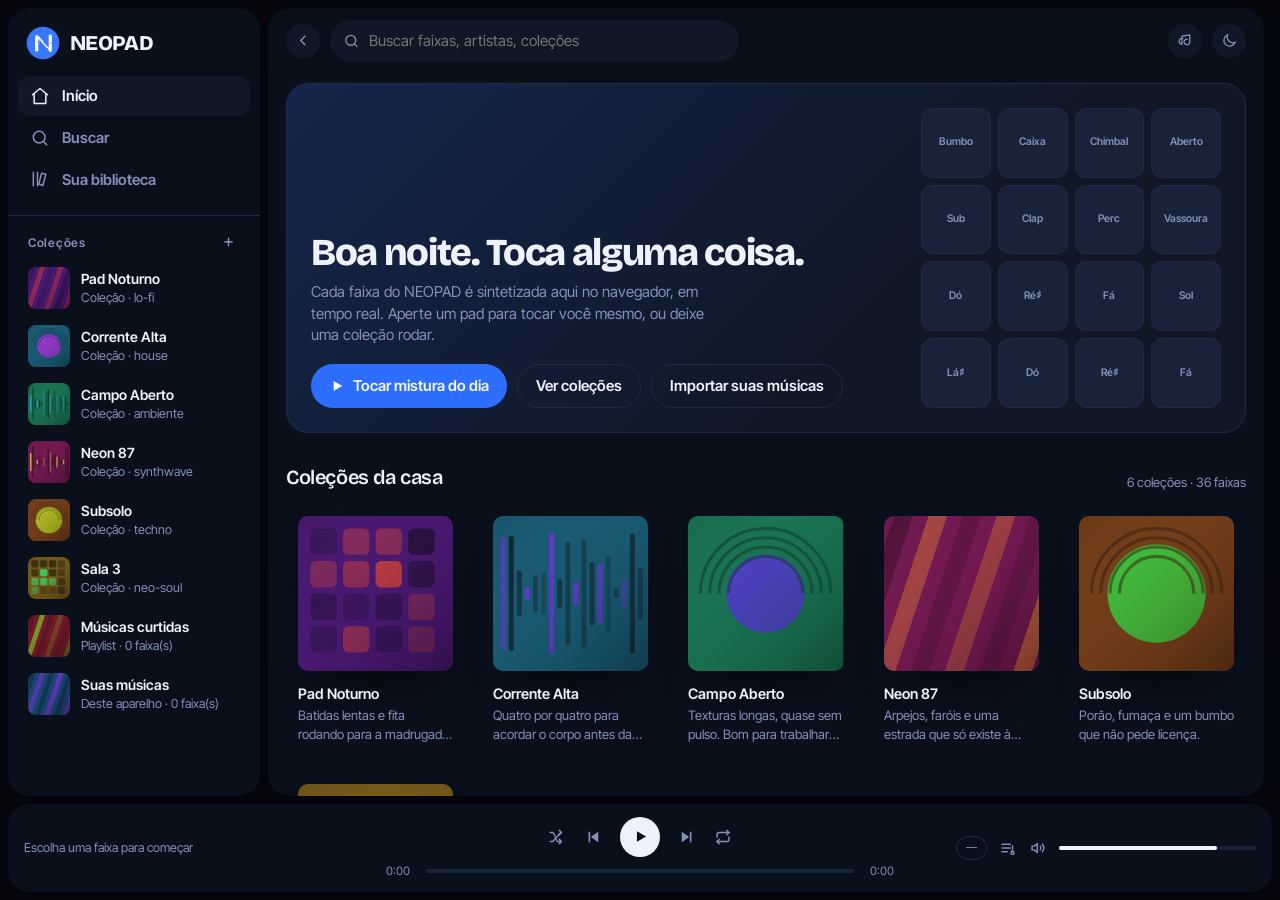
<file: index.html>
<!DOCTYPE html>
<html lang="pt-BR" data-theme="dark">
<head>
<meta charset="utf-8">
<meta name="viewport" content="width=device-width, initial-scale=1, viewport-fit=cover">
<title>NEOPAD</title>
<meta name="theme-color" content="#04060C">
<meta name="mobile-web-app-capable" content="yes">
<meta name="apple-mobile-web-app-capable" content="yes">
<meta name="apple-mobile-web-app-status-bar-style" content="black-translucent">
<meta name="apple-mobile-web-app-title" content="NEOPAD">
<link rel="manifest" href="manifest.json">
<link rel="icon" href="icons/icon-192.png">
<link rel="apple-touch-icon" href="icons/apple-touch-icon.png">
<link rel="preconnect" href="https://fonts.googleapis.com">
<link rel="preconnect" href="https://fonts.gstatic.com" crossorigin>
<link href="https://fonts.googleapis.com/css2?family=Bricolage+Grotesque:opsz,wght@12..96,400;12..96,600;12..96,800&family=Inter+Tight:wght@400;500;600;700&display=swap" rel="stylesheet">
<link rel="stylesheet" href="css/styles.css">
</head>
<body>
<div class="app" id="app">

  <aside class="side">
    <div class="brand">
      <div class="mark" aria-hidden="true">
        <svg viewBox="0 0 100 100" xmlns="http://www.w3.org/2000/svg">
          <defs>
            <filter id="sprayN" x="-40%" y="-40%" width="180%" height="180%">
              <feTurbulence type="fractalNoise" baseFrequency="0.045 0.11" numOctaves="3" seed="12" result="n"/>
              <feDisplacementMap in="SourceGraphic" in2="n" scale="7" xChannelSelector="R" yChannelSelector="G"/>
            </filter>
            <filter id="sprayGrain" x="-40%" y="-40%" width="180%" height="180%">
              <feTurbulence type="fractalNoise" baseFrequency="0.9" numOctaves="2" seed="4" result="g"/>
              <feColorMatrix in="g" type="matrix" values="0 0 0 0 0  0 0 0 0 0  0 0 0 0 0  0 0 0 0.9 0" result="ga"/>
              <feComposite in="SourceGraphic" in2="ga" operator="out"/>
            </filter>
          </defs>
          <circle cx="50" cy="50" r="48" fill="var(--accent)"/>
          <circle cx="50" cy="50" r="48" fill="var(--text)" opacity=".06"/>
          <g filter="url(#sprayN)">
            <path d="M27 74 L27 26 L34 26 L67 64 L67 26 L76 26 L76 74 L69 74 L36 36 L36 74 Z" fill="var(--accent-ink)"/>
          </g>
          <g filter="url(#sprayGrain)" opacity=".5">
            <path d="M27 74 L27 26 L34 26 L67 64 L67 26 L76 26 L76 74 L69 74 L36 36 L36 74 Z" fill="var(--accent-ink)"/>
          </g>
        </svg>
      </div>
      <div class="wordmark">NEOPAD</div>
      <button class="installbtn" id="installBtn" style="display:none" aria-label="Instalar NEOPAD no aparelho" title="Instalar">
        <svg viewBox="0 0 24 24" fill="none" stroke="currentColor" stroke-width="2" stroke-linecap="round" stroke-linejoin="round"><path d="M12 16V4M7 9l5-5 5 5M4 17v3h16v-3"/></svg>
      </button>
    </div>
    <nav class="nav" id="nav">
      <button data-view="home"><svg viewBox="0 0 24 24" fill="none" stroke="currentColor" stroke-width="1.8" stroke-linecap="round" stroke-linejoin="round"><path d="M3 10.5 12 3l9 7.5"/><path d="M5 9.5V21h14V9.5"/></svg>Início</button>
      <button data-view="search"><svg viewBox="0 0 24 24" fill="none" stroke="currentColor" stroke-width="1.8" stroke-linecap="round"><circle cx="11" cy="11" r="7"/><path d="m20 20-3.5-3.5"/></svg>Buscar</button>
      <button data-view="library"><svg viewBox="0 0 24 24" fill="none" stroke="currentColor" stroke-width="1.8" stroke-linecap="round"><path d="M4 4v16M9 4v16"/><path d="m14 5 5 1.4-3.6 13.4L10.5 18z"/></svg>Sua biblioteca</button>
    </nav>
    <div class="libhead"><h2>Coleções</h2><button class="addbtn" id="add" aria-label="Importar músicas do aparelho" title="Importar músicas">+</button></div>
    <div class="liblist" id="liblist"></div>
  </aside>

  <main class="main">
    <div class="top" id="top">
      <button class="iconbtn" id="back" aria-label="Voltar"><svg viewBox="0 0 24 24" fill="none" stroke="currentColor" stroke-width="2" stroke-linecap="round" stroke-linejoin="round"><path d="m14 6-6 6 6 6"/></svg></button>
      <div class="searchwrap">
        <svg viewBox="0 0 24 24" fill="none" stroke="currentColor" stroke-width="1.8" stroke-linecap="round"><circle cx="11" cy="11" r="7"/><path d="m20 20-3.5-3.5"/></svg>
        <input id="q" type="search" placeholder="Buscar faixas, artistas, coleções" aria-label="Buscar">
      </div>
      <div class="spacer"></div>
      <button class="iconbtn" id="jamendoBtn" aria-label="Conectar Jamendo" title="Catálogo Jamendo"><svg viewBox="0 0 24 24" fill="none" stroke="currentColor" stroke-width="1.8" stroke-linecap="round" stroke-linejoin="round"><path d="M7 17a4 4 0 1 1 1.2-7.8M7 17V6l11-2v10.2M18 14a4 4 0 1 1-3.5-4"/></svg></button>
      <button class="iconbtn" id="theme" aria-label="Alternar tema claro e escuro"><svg viewBox="0 0 24 24" fill="none" stroke="currentColor" stroke-width="1.8" stroke-linecap="round"><path d="M20 14.5A8 8 0 0 1 9.5 4 8.2 8.2 0 1 0 20 14.5Z"/></svg></button>
    </div>
    <div class="scroll" id="scroll"></div>
  </main>

  <aside class="queue" id="queue">
    <div class="qhead">
      <h3>Tocando agora</h3>
      <button class="iconbtn" id="qclose" aria-label="Fechar painel"><svg viewBox="0 0 24 24" fill="none" stroke="currentColor" stroke-width="2" stroke-linecap="round"><path d="M6 6l12 12M18 6 6 18"/></svg></button>
    </div>
    <div class="qnow" id="qnow"></div>
    <div class="qlist" id="qlist"></div>
  </aside>

  <nav class="mobnav" id="mobnav">
    <button data-view="home"><svg viewBox="0 0 24 24" fill="none" stroke="currentColor" stroke-width="1.8" stroke-linecap="round" stroke-linejoin="round"><path d="M3 10.5 12 3l9 7.5"/><path d="M5 9.5V21h14V9.5"/></svg>Início</button>
    <button data-view="search"><svg viewBox="0 0 24 24" fill="none" stroke="currentColor" stroke-width="1.8" stroke-linecap="round"><circle cx="11" cy="11" r="7"/><path d="m20 20-3.5-3.5"/></svg>Buscar</button>
    <button data-view="library"><svg viewBox="0 0 24 24" fill="none" stroke="currentColor" stroke-width="1.8" stroke-linecap="round"><path d="M4 4v16M9 4v16"/><path d="m14 5 5 1.4-3.6 13.4L10.5 18z"/></svg>Biblioteca</button>
  </nav>

  <footer class="player">
    <div class="np" id="np"></div>
    <div class="ctrl">
      <div class="btns">
        <button class="tbtn shuf" id="shuffle" aria-label="Aleatório" aria-pressed="false"><svg viewBox="0 0 24 24" fill="none" stroke="currentColor" stroke-width="1.9" stroke-linecap="round" stroke-linejoin="round"><path d="M3 6h3.5l3 5m0 2 3 5H17"/><path d="M3 18h3.5L17 6"/><path d="m15 3 3 3-3 3M15 15l3 3-3 3"/></svg></button>
        <button class="tbtn" id="prev" aria-label="Anterior"><svg viewBox="0 0 24 24" fill="currentColor"><path d="M6 5h2.2v14H6zM19 5v14l-10-7z"/></svg></button>
        <button class="playbtn" id="play" aria-label="Tocar"><svg id="playicon" viewBox="0 0 24 24" fill="currentColor"><path d="M7 4.5v15l13-7.5z"/></svg></button>
        <button class="tbtn" id="next" aria-label="Próxima"><svg viewBox="0 0 24 24" fill="currentColor"><path d="M18 5h-2.2v14H18zM5 5v14l10-7z"/></svg></button>
        <button class="tbtn rep" id="repeat" aria-label="Repetir" aria-pressed="false"><svg viewBox="0 0 24 24" fill="none" stroke="currentColor" stroke-width="1.9" stroke-linecap="round" stroke-linejoin="round"><path d="M4 12V9a3 3 0 0 1 3-3h13"/><path d="m17 3 3 3-3 3"/><path d="M20 12v3a3 3 0 0 1-3 3H4"/><path d="m7 21-3-3 3-3"/></svg></button>
      </div>
      <div class="bar">
        <span id="cur">0:00</span>
        <div class="track" id="seek" role="slider" tabindex="0" aria-label="Posição da faixa" aria-valuemin="0" aria-valuemax="100" aria-valuenow="0">
          <div class="rail"><div class="fill" id="seekfill"></div><div class="knob" id="seekknob"></div></div>
        </div>
        <span id="tot">0:00</span>
      </div>
    </div>
    <div class="right">
      <span class="badge" id="bpm">—</span>
      <button class="tbtn" id="qtoggle" aria-label="Fila" aria-pressed="false"><svg viewBox="0 0 24 24" fill="none" stroke="currentColor" stroke-width="1.9" stroke-linecap="round"><path d="M4 7h11M4 12h11M4 17h7"/><path d="M18 9v8"/><circle cx="18" cy="18.5" r="2"/></svg></button>
      <button class="tbtn" id="mute" aria-label="Volume"><svg viewBox="0 0 24 24" fill="none" stroke="currentColor" stroke-width="1.9" stroke-linecap="round" stroke-linejoin="round"><path d="M4 9.5h3l4-3.5v12l-4-3.5H4z"/><path d="M15 9.5a4 4 0 0 1 0 5"/><path d="M17.8 7a8 8 0 0 1 0 10"/></svg></button>
      <div class="track vol" id="vol" role="slider" tabindex="0" aria-label="Volume" aria-valuemin="0" aria-valuemax="100" aria-valuenow="80">
        <div class="rail"><div class="fill" id="volfill" style="width:80%"></div><div class="knob" id="volknob" style="left:80%"></div></div>
      </div>
    </div>
  </footer>
</div>

<div class="modal-backdrop" id="jamendoModal">
  <div class="modal">
    <h3>Conectar catálogo Jamendo</h3>
    <p id="jamendoModalMsg">O Jamendo é um catálogo de música com licença livre — gratuito pra ouvir e usar. Crie uma conta grátis de desenvolvedor em <a href="https://devportal.jamendo.com/" target="_blank" rel="noopener">devportal.jamendo.com</a>, copie o "Client ID" do seu app e cole aqui.</p>
    <input id="jamendoInput" type="text" placeholder="Cole seu Client ID do Jamendo" autocomplete="off" spellcheck="false">
    <div class="row">
      <button class="pill ghost" id="jamendoDisconnect" style="display:none">Desconectar</button>
      <button class="pill ghost" id="jamendoCancel">Cancelar</button>
      <button class="pill" id="jamendoSave">Salvar</button>
    </div>
  </div>
</div>

<script src="js/app.js"></script>
<script src="js/pwa.js"></script>
</body>
</html>
</file>
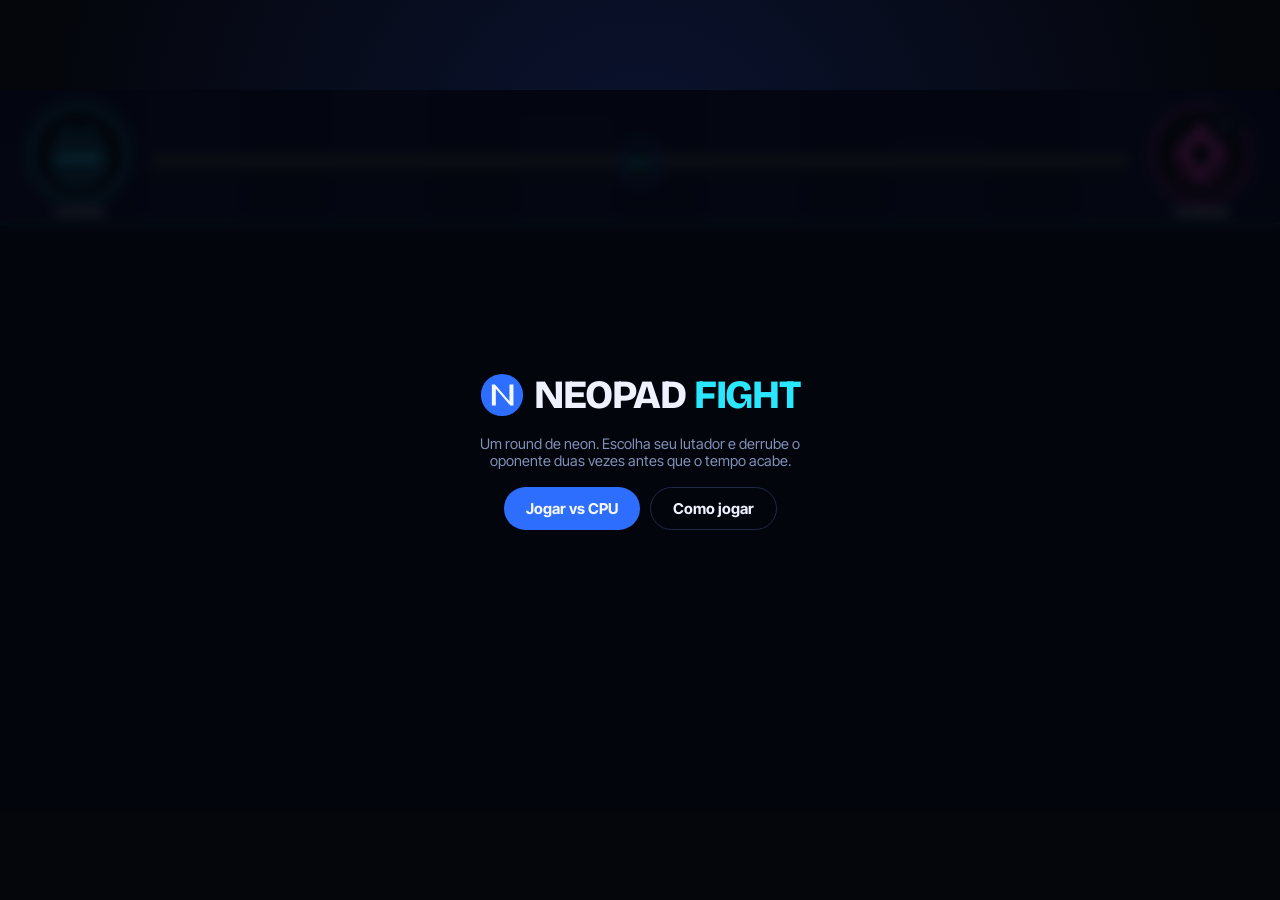
<file: games/fight/index.html>
<!DOCTYPE html>
<html lang="pt-BR">
<head>
<meta charset="utf-8">
<meta name="viewport" content="width=device-width, initial-scale=1, viewport-fit=cover, user-scalable=no">
<title>NEOPAD FIGHT</title>
<meta name="theme-color" content="#04060C">
<meta name="mobile-web-app-capable" content="yes">
<meta name="apple-mobile-web-app-capable" content="yes">
<meta name="apple-mobile-web-app-status-bar-style" content="black-translucent">
<link rel="manifest" id="manifestLink">
<link rel="icon" id="iconLink">
<link rel="apple-touch-icon" id="appleIconLink">
<link rel="preconnect" href="https://fonts.googleapis.com">
<link rel="preconnect" href="https://fonts.gstatic.com" crossorigin>
<link href="https://fonts.googleapis.com/css2?family=Bricolage+Grotesque:opsz,wght@12..96,700;12..96,800&family=Inter+Tight:wght@500;600;700&display=swap" rel="stylesheet">
<style>
:root{
  --bg:#04060C; --panel:#0A0F1C; --panel-2:#101828; --line:#1E2A46;
  --text:#EEF2FF; --muted:#8391B8;
  --accent:#2E6EFF; --accent-ink:#F5F8FF;
  --p1:#29E7FF; --p1-dim:#0E4F63;
  --p2:#FF3EC8; --p2-dim:#5C1748;
  --display:"Bricolage Grotesque","Trebuchet MS",sans-serif;
  --ui:"Inter Tight","Helvetica Neue",Arial,sans-serif;
}
*{box-sizing:border-box}
html,body{height:100%;margin:0;overscroll-behavior:none}
body{
  background:radial-gradient(circle at 50% 20%, #0B1330 0%, #04060C 62%);
  color:var(--text); font-family:var(--ui);
  display:flex; align-items:center; justify-content:center;
  overflow:hidden; -webkit-user-select:none; user-select:none; touch-action:none;
}
button{font:inherit;color:inherit;background:none;border:0;cursor:pointer}
:focus-visible{outline:2px solid var(--p1);outline-offset:2px}

#stage{position:relative;width:100vw;height:100vh;display:flex;align-items:center;justify-content:center}
#frame{position:relative;width:100%;height:100%;max-width:calc(100vh * 16 / 9);max-height:calc(100vw * 9 / 16);
  aspect-ratio:16/9;}
canvas{position:absolute;inset:0;width:100%;height:100%;display:block;border-radius:10px}

/* ---------- HUD ---------- */
#hud{position:absolute;inset:0;pointer-events:none;font-family:var(--ui)}
.bars{position:absolute;top:2.4%;left:2.5%;right:2.5%;display:flex;align-items:center;gap:2%}
.portrait{display:flex;flex-direction:column;align-items:center;gap:3px;width:13%;min-width:50px;max-width:94px;flex:none}
.pface-wrap{width:100%;aspect-ratio:1;border-radius:50%;overflow:hidden;background:#05070D;
  border:2.5px solid var(--p1);box-shadow:0 0 16px rgba(41,231,255,.55)}
.portrait.p2 .pface-wrap{border-color:var(--p2);box-shadow:0 0 16px rgba(255,62,200,.55)}
.pface{width:100%;height:100%;display:block}
.portrait b{font-family:var(--display);font-weight:800;letter-spacing:.01em;font-size:clamp(10px,1.7vw,14px);white-space:nowrap}
.pips{display:flex;gap:4px}
.pip{width:8px;height:8px;border-radius:50%;border:1.5px solid var(--line);background:transparent}
.pip.on.p1{background:var(--p1);border-color:var(--p1)}
.pip.on.p2{background:var(--p2);border-color:var(--p2)}

.barstrip{flex:1;min-width:0;position:relative;display:flex;flex-direction:column;gap:4px}
.hpouter{display:flex;height:16px;border-radius:9px;background:#000;border:1.5px solid var(--line);overflow:hidden}
.half{position:relative;flex:1;overflow:hidden}
.half.L{border-right:1px solid var(--line)}
.half.R{border-left:1px solid var(--line)}
.half.L .hpfill,.half.L .hpghost{left:0}
.half.R .hpfill,.half.R .hpghost{left:auto;right:0}
.hpfill{position:absolute;top:0;bottom:0;width:100%;transition:background-color .25s}
.hpghost{position:absolute;top:0;bottom:0;width:100%;background:#fff;opacity:.28;transition:width .5s ease}
.meters{display:flex;gap:5px}
.metewrap{flex:1;height:5px;border-radius:4px;background:#000;border:1px solid var(--line);overflow:hidden}
.metefill{height:100%;width:0%;background:linear-gradient(90deg,#FFC24B,#FF9A2E);transition:width .2s}
.metewrap.r .metefill{margin-left:auto;background:linear-gradient(270deg,#FFC24B,#FF9A2E)}

#timer{position:absolute;top:50%;left:50%;transform:translate(-50%,-56%);z-index:3;
  font-family:var(--display);font-weight:800;font-size:clamp(15px,2.8vw,21px);
  background:var(--panel);border:2px solid var(--accent);border-radius:50%;color:var(--p1);
  width:clamp(32px,5vw,42px);height:clamp(32px,5vw,42px);display:flex;align-items:center;justify-content:center;
  box-shadow:0 0 14px rgba(46,110,255,.55)}

.combo{position:absolute;top:16%;font-family:var(--display);font-weight:800;font-size:clamp(13px,2.4vw,18px);
  color:var(--p1);opacity:0;transition:opacity .15s}
.combo.right{right:4%;color:var(--p2);text-align:right}
.combo.left{left:4%}
.combo.show{opacity:1}

/* banners */
#banner{position:absolute;inset:0;display:flex;align-items:center;justify-content:center;pointer-events:none}
#banner span{font-family:var(--display);font-weight:800;letter-spacing:.02em;
  font-size:clamp(30px,8vw,64px);color:var(--text);text-shadow:0 0 24px var(--accent),0 4px 0 #000;
  opacity:0;transform:scale(.7);white-space:nowrap}
#banner span.show{animation:bpop .9s cubic-bezier(.2,1.4,.4,1) forwards}
@keyframes bpop{0%{opacity:0;transform:scale(.6)}15%{opacity:1;transform:scale(1.08)}30%{transform:scale(1)}78%{opacity:1;transform:scale(1)}100%{opacity:0;transform:scale(1.04)}}

.pausebtn{position:absolute;top:2.6%;right:3%;pointer-events:auto;width:32px;height:32px;border-radius:8px;
  background:var(--panel);border:1.5px solid var(--line);display:grid;place-items:center;color:var(--muted)}
.pausebtn svg{width:15px;height:15px}
@media (max-width:900px){ .pausebtn{display:none} }

/* ---------- overlays ---------- */
.ov{position:absolute;inset:0;display:none;flex-direction:column;align-items:center;justify-content:center;
  background:rgba(3,5,12,.86);backdrop-filter:blur(6px);text-align:center;padding:5%;pointer-events:auto;gap:14px;z-index:5}
.ov.show{display:flex}
.ov h1{font-family:var(--display);font-weight:800;letter-spacing:-.02em;font-size:clamp(26px,5.6vw,42px);margin:0}
.ov h1 em{font-style:normal;color:var(--p1)}
.ov p{color:var(--muted);margin:0;max-width:46ch;font-size:clamp(12.5px,2vw,14.5px)}
.btnrow{display:flex;gap:10px;flex-wrap:wrap;justify-content:center;margin-top:4px}
.btn{font-weight:700;padding:11px 22px;border-radius:999px;font-size:clamp(13px,2vw,15px)}
.btn.main{background:var(--accent);color:var(--accent-ink)}
.btn.main:hover{filter:brightness(1.1)}
.btn.ghost{border:1.5px solid var(--line);color:var(--text)}
.btn.ghost:hover{background:var(--panel-2)}

.logo{display:flex;align-items:center;gap:10px;margin-bottom:2px}
.logo svg{width:44px;height:44px}
.logo b{font-family:var(--display);font-weight:800;font-size:clamp(24px,6vw,40px);letter-spacing:-.03em}

.movelist{display:grid;grid-template-columns:repeat(auto-fit,minmax(120px,1fr));gap:8px;max-width:520px;margin-top:6px;width:100%}
.mv{background:var(--panel-2);border:1px solid var(--line);border-radius:10px;padding:8px 10px;font-size:12px;text-align:left}
.mv b{display:block;color:var(--p1);font-size:12.5px;margin-bottom:2px}

.winner{font-family:var(--display);font-weight:800;font-size:clamp(15px,3vw,20px);margin-top:-6px}
.winner.p1{color:var(--p1)}
.winner.p2{color:var(--p2)}

.rotate{position:absolute;inset:0;background:var(--bg);z-index:20;display:none;
  align-items:center;justify-content:center;flex-direction:column;gap:12px;text-align:center;padding:8%}
.rotate.show{display:flex}
.rotate svg{width:52px;height:52px;color:var(--p1);animation:spin 1.8s ease-in-out infinite}
@keyframes spin{0%,100%{transform:rotate(0)}50%{transform:rotate(90deg)}}

/* ---------- touch controls ---------- */
#touch{position:absolute;inset:0;pointer-events:none;display:none}
#touch.on{display:block}
.tzone{position:absolute;bottom:3%;pointer-events:auto;display:flex;gap:10px}
.tzone.left{left:2.5%;align-items:flex-end}
.tzone.right{right:2.5%;align-items:flex-end}
.tbtn{width:15vw;height:15vw;max-width:66px;max-height:66px;min-width:48px;min-height:48px;border-radius:50%;
  background:rgba(16,24,40,.72);border:1.5px solid var(--line);display:grid;place-items:center;color:var(--text);
  -webkit-tap-highlight-color:transparent}
.tbtn:active,.tbtn.active{background:var(--panel-2);border-color:var(--p1)}
.tbtn svg{width:44%;height:44%}
.tbtn.wide{width:auto;padding:0 5.5vw;border-radius:30px}
.tbtn.atk{background:rgba(46,110,255,.16);border-color:var(--accent)}
.tbtn.atk.special{background:rgba(255,194,75,.14);border-color:#FFC24B}
.tbtn span{font-size:11px;font-weight:700}
@media (min-width:901px){ #touch{display:none!important} }
</style>
</head>
<body>
<div id="stage"><div id="frame">
  <canvas id="c"></canvas>

  <div id="hud">
    <div class="bars">
      <div class="portrait p1">
        <div class="pface-wrap"><svg class="pface" viewBox="0 0 100 100" aria-hidden="true">
          <circle cx="50" cy="56" r="34" fill="var(--p1-dim)"/>
          <path d="M18 42 L36 12 L50 30 L64 12 L82 42 Z" fill="var(--p1-dim)"/>
          <rect x="24" y="50" width="52" height="10" rx="5" fill="var(--p1)"/>
        </svg></div>
        <b id="n1">AXIOM</b>
        <div class="pips" id="pips1"></div>
      </div>
      <div class="barstrip">
        <div class="hpouter">
          <div class="half L"><div class="hpghost" id="ghost1"></div><div class="hpfill" id="hp1"></div></div>
          <div class="half R"><div class="hpghost" id="ghost2"></div><div class="hpfill" id="hp2"></div></div>
        </div>
        <div class="meters">
          <div class="metewrap"><div class="metefill" id="mt1"></div></div>
          <div class="metewrap r"><div class="metefill" id="mt2"></div></div>
        </div>
        <div id="timer">60</div>
      </div>
      <div class="portrait p2">
        <div class="pface-wrap"><svg class="pface" viewBox="0 0 100 100" aria-hidden="true">
          <circle cx="50" cy="56" r="34" fill="var(--p2-dim)"/>
          <path d="M50 14 L76 48 L50 82 L24 48 Z" fill="var(--p2)"/>
          <path d="M50 32 L63 50 L50 68 L37 50 Z" fill="#05070D"/>
        </svg></div>
        <b id="n2">VESPER</b>
        <div class="pips" id="pips2"></div>
      </div>
    </div>
    <div class="combo left" id="combo1"></div>
    <div class="combo right" id="combo2"></div>
    <button class="pausebtn" id="pauseBtn" aria-label="Pausar"><svg viewBox="0 0 24 24" fill="currentColor"><path d="M6 4h4v16H6zM14 4h4v16h-4z"/></svg></button>
  </div>

  <div id="banner"><span id="bannerText"></span></div>

  <div class="ov show" id="menu">
    <div class="logo">
      <svg viewBox="0 0 100 100"><circle cx="50" cy="50" r="48" fill="var(--accent)"/>
        <path d="M27 74 L27 26 L34 26 L67 64 L67 26 L76 26 L76 74 L69 74 L36 36 L36 74 Z" fill="var(--accent-ink)"/></svg>
      <b>NEOPAD <em style="color:var(--p1);font-style:normal">FIGHT</em></b>
    </div>
    <p>Um round de neon. Escolha seu lutador e derrube o oponente duas vezes antes que o tempo acabe.</p>
    <div class="btnrow">
      <button class="btn main" id="startBtn">Jogar vs CPU</button>
      <button class="btn ghost" id="howBtn">Como jogar</button>
      <button class="btn ghost" id="installBtn" style="display:none">Instalar no aparelho</button>
    </div>
    <div class="movelist" id="howList" style="display:none">
      <div class="mv"><b>Mover</b>Setas ← → · ou o direcional na tela</div>
      <div class="mv"><b>Pular</b>W ou seta ↑ · botão ↑</div>
      <div class="mv"><b>Abaixar</b>S ou seta ↓ (segurar) — reduz o dano recebido</div>
      <div class="mv"><b>Defender</b>A (segurar) — bloqueia quase todo o dano</div>
      <div class="mv"><b>Atacar</b>D — alterna soco e chute a cada toque</div>
      <div class="mv"><b>Especial</b>Espaço — só com a barra cheia</div>
    </div>
  </div>

  <div class="ov" id="roundEndOv">
    <div class="winner" id="roundWinnerText"></div>
    <h1 id="roundEndTitle">Round 1</h1>
    <div class="btnrow"><button class="btn main" id="nextRoundBtn">Continuar</button></div>
  </div>

  <div class="ov" id="matchEndOv">
    <h1 id="matchEndTitle">Vitória!</h1>
    <p id="matchEndSub"></p>
    <div class="btnrow">
      <button class="btn main" id="rematchBtn">Jogar de novo</button>
      <button class="btn ghost" id="menuBtn">Menu</button>
    </div>
  </div>

  <div class="ov" id="pauseOv">
    <h1>Pausado</h1>
    <div class="btnrow">
      <button class="btn main" id="resumeBtn">Continuar</button>
      <button class="btn ghost" id="restartBtn">Reiniciar luta</button>
      <button class="btn ghost" id="quitBtn">Sair ao menu</button>
    </div>
  </div>

  <div class="rotate" id="rotateOv">
    <svg viewBox="0 0 24 24" fill="none" stroke="currentColor" stroke-width="1.8" stroke-linecap="round" stroke-linejoin="round"><rect x="7" y="2" width="10" height="20" rx="2"/><path d="M11 18h2"/></svg>
    <p>Gire o aparelho na horizontal para lutar.</p>
  </div>

  <div id="touch">
    <div class="tzone left">
      <button class="tbtn" id="tLeft" aria-label="Esquerda"><svg viewBox="0 0 24 24" fill="none" stroke="currentColor" stroke-width="2.4" stroke-linecap="round" stroke-linejoin="round"><path d="m15 6-6 6 6 6"/></svg></button>
      <button class="tbtn" id="tRight" aria-label="Direita"><svg viewBox="0 0 24 24" fill="none" stroke="currentColor" stroke-width="2.4" stroke-linecap="round" stroke-linejoin="round"><path d="m9 6 6 6-6 6"/></svg></button>
      <button class="tbtn" id="tCrouch" aria-label="Abaixar"><svg viewBox="0 0 24 24" fill="none" stroke="currentColor" stroke-width="2.4" stroke-linecap="round" stroke-linejoin="round"><path d="m6 9 6 6 6-6"/></svg></button>
      <button class="tbtn" id="tJump" aria-label="Pular"><svg viewBox="0 0 24 24" fill="none" stroke="currentColor" stroke-width="2.4" stroke-linecap="round" stroke-linejoin="round"><path d="m6 15 6-6 6 6"/></svg></button>
    </div>
    <div class="tzone right">
      <button class="tbtn atk special" id="tSpecial" aria-label="Especial"><span>⚡</span></button>
      <button class="tbtn atk" id="tAttack" aria-label="Atacar"><span>D</span></button>
      <button class="tbtn" id="tGuard" aria-label="Defender"><svg viewBox="0 0 24 24" fill="none" stroke="currentColor" stroke-width="2" stroke-linecap="round" stroke-linejoin="round"><path d="M12 3 4 6v6c0 4.6 3.4 7.8 8 9 4.6-1.2 8-4.4 8-9V6z"/></svg></button>
    </div>
  </div>

</div></div>

<script>
/* ============================================================
   NEOPAD FIGHT — motor do jogo (canvas 2D, física simples,
   IA de oponente, áudio sintetizado, sem sprites externos)
   ============================================================ */
(function(){
'use strict';
const $=s=>document.querySelector(s);
const clamp=(v,a,b)=>Math.max(a,Math.min(b,v));
const rnd=(a,b)=>a+Math.random()*(b-a);

/* ---------- áudio sintetizado ---------- */
let actx=null;
function audio(){ if(!actx){ const C=window.AudioContext||window.webkitAudioContext; actx=new C(); } return actx; }
function noiseBuf(ctx,dur){ const n=ctx.sampleRate*dur, b=ctx.createBuffer(1,n,ctx.sampleRate), d=b.getChannelData(0);
  for(let i=0;i<n;i++) d[i]=(Math.random()*2-1)*(1-i/n); return b; }
function hitSfx(strength){ // 0..1
  const ctx=audio(); if(ctx.state==='suspended') ctx.resume();
  const t=ctx.currentTime;
  const n=ctx.createBufferSource(); n.buffer=noiseBuf(ctx,.14);
  const bp=ctx.createBiquadFilter(); bp.type='lowpass'; bp.frequency.value=900+strength*1400;
  const g=ctx.createGain(); g.gain.setValueAtTime(.0001,t); g.gain.exponentialRampToValueAtTime(.5+strength*.4,t+.006);
  g.gain.exponentialRampToValueAtTime(.0001,t+.16+strength*.08);
  n.connect(bp); bp.connect(g); g.connect(ctx.destination); n.start(t); n.stop(t+.24);
  const o=ctx.createOscillator(); o.type='sine'; o.frequency.setValueAtTime(140-strength*40,t);
  o.frequency.exponentialRampToValueAtTime(50,t+.12);
  const og=ctx.createGain(); og.gain.setValueAtTime(.0001,t); og.gain.exponentialRampToValueAtTime(.32+strength*.3,t+.008);
  og.gain.exponentialRampToValueAtTime(.0001,t+.2);
  o.connect(og); og.connect(ctx.destination); o.start(t); o.stop(t+.22);
}
function blockSfx(){ const ctx=audio(); const t=ctx.currentTime;
  const o=ctx.createOscillator(),g=ctx.createGain(); o.type='square'; o.frequency.setValueAtTime(500,t);
  o.frequency.exponentialRampToValueAtTime(220,t+.09);
  g.gain.setValueAtTime(.0001,t); g.gain.exponentialRampToValueAtTime(.18,t+.005); g.gain.exponentialRampToValueAtTime(.0001,t+.12);
  o.connect(g); g.connect(ctx.destination); o.start(t); o.stop(t+.13); }
function whoosh(){ const ctx=audio(); const t=ctx.currentTime;
  const n=ctx.createBufferSource(); n.buffer=noiseBuf(ctx,.12);
  const bp=ctx.createBiquadFilter(); bp.type='bandpass'; bp.frequency.setValueAtTime(2200,t); bp.frequency.exponentialRampToValueAtTime(700,t+.1); bp.Q.value=1.2;
  const g=ctx.createGain(); g.gain.setValueAtTime(.0001,t); g.gain.exponentialRampToValueAtTime(.14,t+.02); g.gain.exponentialRampToValueAtTime(.0001,t+.14);
  n.connect(bp); bp.connect(g); g.connect(ctx.destination); n.start(t); n.stop(t+.16); }
function specialSfx(){ const ctx=audio(); const t=ctx.currentTime;
  const o=ctx.createOscillator(),g=ctx.createGain(); o.type='sawtooth'; o.frequency.setValueAtTime(90,t);
  o.frequency.exponentialRampToValueAtTime(680,t+.22);
  g.gain.setValueAtTime(.0001,t); g.gain.exponentialRampToValueAtTime(.3,t+.03); g.gain.exponentialRampToValueAtTime(.0001,t+.3);
  o.connect(g); g.connect(ctx.destination); o.start(t); o.stop(t+.32); hitSfx(1); }
function koSfx(){ const ctx=audio(); const t=ctx.currentTime;
  const o=ctx.createOscillator(),g=ctx.createGain(); o.type='sawtooth'; o.frequency.setValueAtTime(220,t);
  o.frequency.exponentialRampToValueAtTime(40,t+.6);
  g.gain.setValueAtTime(.0001,t); g.gain.exponentialRampToValueAtTime(.36,t+.02); g.gain.exponentialRampToValueAtTime(.0001,t+.7);
  o.connect(g); g.connect(ctx.destination); o.start(t); o.stop(t+.75); }
function beep(f){ const ctx=audio(); const t=ctx.currentTime;
  const o=ctx.createOscillator(),g=ctx.createGain(); o.type='sine'; o.frequency.value=f;
  g.gain.setValueAtTime(.0001,t); g.gain.exponentialRampToValueAtTime(.22,t+.01); g.gain.exponentialRampToValueAtTime(.0001,t+.18);
  o.connect(g); g.connect(ctx.destination); o.start(t); o.stop(t+.2); }

/* ---------- arena / constantes ---------- */
const W=960,H=540,GROUND=440,GRAV=2600,MOVE=250,JUMPV=760;
const ATKS={
  punch:{startup:.09,active:.08,recover:.14,dmg:6,range:60,knock:110,meterGain:7,chip:1},
  kick:{startup:.15,active:.10,recover:.22,dmg:11,range:72,knock:210,meterGain:11,chip:2},
  special:{startup:.2,active:.16,recover:.3,dmg:24,range:104,knock:340,meterGain:0,cost:100,chip:5}
};

function makeFighter(name,color,dim,x,facing,ai){
  return {name,color,dim,x,y:0,vx:0,vy:0,facing,
    health:100,meter:0,state:'idle',t:0,attack:null,hitDone:false,
    combo:0,comboT:0,guardHeld:false,ai,aiT:rnd(.2,.6),aiMode:'approach',
    flip:0, koT:0, chainNext:'punch', prevD:false, prevSpace:false};
}
let P1,P2,particles,shake,roundTimer,round,wins,mode,frameLast,paused,frozen;
function resetMatch(){
  P1=makeFighter('AXIOM','#29E7FF','#0E4F63',300,1,false);
  P2=makeFighter('VESPER','#FF3EC8','#5C1748',660,-1,true);
  wins={p1:0,p2:0}; round=1; startRound();
}
function startRound(){
  P1.health=100;P1.meter=0;P1.x=300;P1.state='idle';P1.combo=0;
  P2.health=100;P2.meter=0;P2.x=660;P2.state='idle';P2.combo=0;
  particles=[]; shake=0; roundTimer=60; frozen=true; paused=false;
  updateHUD();
  banner('ROUND '+round, ()=>{ beep(880);
    setTimeout(()=>{ banner('LUTAR!',()=>{ frozen=false; }); beep(1180); },550);
  });
  beep(660);
}
function banner(text,after){
  const b=$('#bannerText'); b.textContent=text; b.classList.remove('show'); void b.offsetWidth; b.classList.add('show');
  if(after) setTimeout(after,700);
}

/* ---------- input ---------- */
const keys={};
window.addEventListener('keydown',e=>{ keys[e.code]=true;
  if(e.code==='Escape'){ togglePause(); }
  if(['ArrowUp','ArrowDown','ArrowLeft','ArrowRight','Space'].includes(e.code)) e.preventDefault();
});
window.addEventListener('keyup',e=>{ keys[e.code]=false; });
const touch={left:false,right:false,jump:false,guard:false,crouch:false};
function bindTouch(id,down,up){
  const el=$(id);
  el.addEventListener('pointerdown',e=>{ e.preventDefault(); el.setPointerCapture(e.pointerId); el.classList.add('active'); down(); });
  const rel=e=>{ el.classList.remove('active'); up&&up(); };
  el.addEventListener('pointerup',rel); el.addEventListener('pointercancel',rel); el.addEventListener('pointerleave',rel);
}
bindTouch('#tLeft',()=>touch.left=true,()=>touch.left=false);
bindTouch('#tRight',()=>touch.right=true,()=>touch.right=false);
bindTouch('#tJump',()=>touch.jump=true,()=>touch.jump=false);
bindTouch('#tCrouch',()=>touch.crouch=true,()=>touch.crouch=false);
bindTouch('#tGuard',()=>touch.guard=true,()=>touch.guard=false);
bindTouch('#tAttack',()=>tryAttackChain(P1));
bindTouch('#tSpecial',()=>tryAttack(P1,'special'));
if('ontouchstart' in window || matchMedia('(pointer:coarse)').matches) $('#touch').classList.add('on');

function tryAttack(f,type){
  if(frozen||paused) return;
  if(f.state!=='idle'&&f.state!=='walk') return;
  const def=ATKS[type];
  if(type==='special' && f.meter<100) return;
  f.state=type; f.t=0; f.attack=type; f.hitDone=false;
  if(type==='special'){ f.meter=0; specialSfx(); } else whoosh();
}
function tryAttackChain(f){
  if(frozen||paused) return;
  if(f.state!=='idle'&&f.state!=='walk') return;
  const type = f.chainNext==='kick' ? 'kick' : 'punch';
  f.chainNext = type==='punch' ? 'kick' : 'punch';
  tryAttack(f,type);
}

/* ---------- física & estados ---------- */
function facingSign(f,o){ return o.x>=f.x?1:-1; }

function updateFighter(f,o,dt,human){
  // entrada
  if(human && !frozen && !paused){
    const left=keys.ArrowLeft||touch.left, right=keys.ArrowRight||touch.right;
    const jump=keys.KeyW||keys.ArrowUp||touch.jump;
    const guard=keys.KeyA||touch.guard;
    const crouch=keys.KeyS||keys.ArrowDown||touch.crouch;
    if((f.state==='idle'||f.state==='walk')){
      if(guard){ f.state='guard'; }
      else if(crouch){ f.state='crouch'; f.vx=0; }
      else if(jump && f.y===0){ f.vy=JUMPV; f.state='jump'; }
      else if(left&&!right){ f.vx=-MOVE; f.state='walk'; f.facing=f.y===0?-1:f.facing; }
      else if(right&&!left){ f.vx=MOVE; f.state='walk'; f.facing=f.y===0?1:f.facing; }
      else { f.vx=0; f.state='idle'; }
    } else if(f.state==='guard'){
      if(!guard) f.state='idle'; else f.vx=0;
    } else if(f.state==='crouch'){
      if(!crouch) f.state='idle'; else f.vx=0;
    }
    const dHeld=!!keys.KeyD;
    if(dHeld && !f.prevD) tryAttackChain(f);
    f.prevD=dHeld;
    const spHeld=!!keys.Space;
    if(spHeld && !f.prevSpace) tryAttack(f,'special');
    f.prevSpace=spHeld;
  } else if(f.ai && !frozen && !paused){
    aiThink(f,o,dt);
  }

  f.x += f.vx*dt;
  f.x = clamp(f.x,40,W-40);

  // timers de estado
  f.t += dt;
  if(f.state==='hitstun'){ if(f.t>0.32) { f.state='idle'; f.combo=0; } }
  else if(f.state==='guardstun'){ if(f.t>0.16) f.state='guard'; }
  else if(f.state==='punch'||f.state==='kick'||f.state==='special'){
    const d=ATKS[f.state];
    if(f.t>d.startup+d.active+d.recover){ f.state='idle'; f.attack=null; }
  } else if(f.state==='ko'){ f.koT+=dt; }

  if(f.comboT>0){ f.comboT-=dt; if(f.comboT<=0) f.combo=0; }
}

function aiThink(f,o,dt){
  f.aiT-=dt;
  const dist=Math.abs(o.x-f.x);
  const canAct = f.state==='idle'||f.state==='walk'||f.state==='guard';
  // reação de guarda: se o oponente está no meio de um ataque ativo e perto
  if(canAct && (o.state==='punch'||o.state==='kick'||o.state==='special') && dist<150 && Math.random()<0.045){
    f.state='guard'; f.vx=0; return;
  }
  if(f.aiT<=0){
    f.aiT=rnd(.28,.62);
    if(!canAct) return;
    if(dist>230){ f.aiMode='approach'; }
    else if(dist>120){
      const r=Math.random();
      f.aiMode = r<0.55?'approach': r<0.75?'jump':'wait';
    } else {
      const r=Math.random();
      if(f.meter>=100 && r<0.22) f.aiMode='special';
      else if(r<0.5) f.aiMode='punch';
      else if(r<0.8) f.aiMode='kick';
      else if(r<0.92) f.aiMode='guard';
      else f.aiMode='retreat';
    }
    if(f.health<32 && Math.random()<0.4) f.aiMode = Math.random()<0.5?'guard':'retreat';
  }
  f.facing = facingSign(f,o);
  if(f.state==='guard' && f.aiMode!=='guard' && f.aiMode!=='special' && f.aiMode!=='punch' && f.aiMode!=='kick'){ f.state='idle'; }
  switch(f.aiMode){
    case 'approach': f.vx=MOVE*0.82*f.facing; f.state = f.y===0?'walk':f.state; break;
    case 'retreat': f.vx=-MOVE*0.7*f.facing; f.state = f.y===0?'walk':f.state; break;
    case 'jump': if(f.y===0 && f.state!=='jump'){ f.vy=JUMPV; f.state='jump'; } f.vx=MOVE*0.4*f.facing; break;
    case 'wait': f.vx=0; f.state='idle'; break;
    case 'guard': f.state='guard'; f.vx=0; break;
    case 'punch': tryAttack(f,'punch'); f.vx=0; break;
    case 'kick': tryAttack(f,'kick'); f.vx=0; break;
    case 'special': tryAttack(f,'special'); f.vx=0; break;
  }
}

function spawnParticles(x,y,color,n){
  for(let i=0;i<n;i++) particles.push({x,y,vx:rnd(-220,220),vy:rnd(-260,-40),life:rnd(.25,.5),t:0,color});
}

function resolveHit(att,def){
  if(!att.attack || att.hitDone) return;
  const d=ATKS[att.attack];
  const t=att.t;
  if(t<d.startup || t>d.startup+d.active) return;
  const reach=d.range;
  const ax=att.x+att.facing*reach*0.5;
  const dx=Math.abs(def.x-att.x);
  const facingOK = (def.x-att.x)*att.facing>0;
  if(dx>reach || !facingOK) return;
  att.hitDone=true;
  const hy=H-GROUND-def.y-46;
  const guarding = def.state==='guard' && (att.x-def.x)*def.facing<0;
  const crouching = def.state==='crouch';
  if(guarding){
    def.health=Math.max(0,def.health-d.chip);
    def.state='guardstun'; def.t=0;
    def.vx = -def.facing*80;
    blockSfx(); shake=Math.max(shake,3);
    spawnParticles(def.x-def.facing*20,hy,'#8FB6FF',5);
  } else if(crouching){
    const dmg=Math.max(1,Math.round(d.dmg*0.5));
    def.health=Math.max(0,def.health-dmg);
    def.state='hitstun'; def.t=0;
    def.vx = att.facing*d.knock*0.45;
    if(def.y===0) def.vy=90;
    att.meter=Math.min(100,att.meter+d.meterGain);
    att.combo+=1; att.comboT=1.1;
    hitSfx(dmg/24);
    shake=Math.max(shake, dmg>10?6:3);
    spawnParticles(def.x-def.facing*10,hy,att.color,dmg>10?10:6);
    try{ navigator.vibrate&&navigator.vibrate(dmg>10?24:12); }catch(e){}
    if(def.health<=0 && def.state!=='ko'){
      def.state='ko'; def.koT=0; koSfx(); shake=14;
      setTimeout(()=>endRound(att===P1?'p1':'p2'),700);
    }
  } else {
    def.health=Math.max(0,def.health-d.dmg);
    def.state='hitstun'; def.t=0;
    def.vx = att.facing*d.knock;
    if(def.y===0) def.vy=160;
    att.meter=Math.min(100,att.meter+d.meterGain);
    att.combo+=1; att.comboT=1.1;
    hitSfx(d.dmg/24);
    shake=Math.max(shake, d.dmg>15?10:5);
    spawnParticles(def.x-def.facing*10,hy,att.color,d.dmg>15?16:9);
    try{ navigator.vibrate&&navigator.vibrate(d.dmg>15?40:18); }catch(e){}
    if(def.health<=0 && def.state!=='ko'){
      def.state='ko'; def.koT=0; koSfx(); shake=14;
      setTimeout(()=>endRound(att===P1?'p1':'p2'),700);
    }
  }
}

function endRound(winnerKey){
  frozen=true;
  wins[winnerKey]++;
  updateHUD();
  const winner = winnerKey==='p1'?P1:P2;
  const t=$('#roundWinnerText'); t.textContent=winner.name+' vence o round';
  t.className='winner '+winnerKey;
  $('#roundEndTitle').textContent = 'Round '+round+' encerrado';
  if(wins.p1>=2||wins.p2>=2){
    setTimeout(()=>{
      const mvp = wins.p1>=2?P1:P2, mk=wins.p1>=2?'p1':'p2';
      $('#matchEndTitle').innerHTML = mvp.name+' <span style="color:var('+(mk==='p1'?'--p1':'--p2')+')">vence a luta</span>';
      $('#matchEndSub').textContent = wins.p1+' × '+wins.p2+' rounds';
      $('#roundEndOv').classList.remove('show');
      $('#matchEndOv').classList.add('show');
    },900);
  } else {
    $('#roundEndOv').classList.add('show');
  }
}
$('#nextRoundBtn').onclick=()=>{ $('#roundEndOv').classList.remove('show'); round++; startRound(); };
$('#rematchBtn').onclick=()=>{ $('#matchEndOv').classList.remove('show'); resetMatch(); };
$('#menuBtn').onclick=()=>{ $('#matchEndOv').classList.remove('show'); $('#menu').classList.add('show'); };
$('#startBtn').onclick=()=>{ $('#menu').classList.remove('show'); audio(); resetMatch(); };
$('#howBtn').onclick=()=>{ const l=$('#howList'); l.style.display = l.style.display==='none'?'grid':'none'; };

function togglePause(){
  if($('#menu').classList.contains('show')||$('#roundEndOv').classList.contains('show')||$('#matchEndOv').classList.contains('show')) return;
  paused=!paused; $('#pauseOv').classList.toggle('show',paused);
}
$('#pauseBtn').onclick=togglePause;
$('#resumeBtn').onclick=togglePause;
$('#restartBtn').onclick=()=>{ paused=false; $('#pauseOv').classList.remove('show'); resetMatch(); };
$('#quitBtn').onclick=()=>{ paused=false; $('#pauseOv').classList.remove('show'); $('#menu').classList.add('show'); };

/* ---------- HUD ---------- */
function hpColor(pct){ return pct>50?'#3DDC6B':pct>25?'#FFD23D':'#FF4B4B'; }
function pipRow(el,count,cls){ el.innerHTML=''; for(let i=0;i<2;i++){ const d=document.createElement('div');
  d.className='pip'+(i<count?' on '+cls:''); el.appendChild(d); } }
let ghost1=100, ghost2=100;
function updateHUD(){
  $('#hp1').style.width=P1.health+'%'; $('#hp2').style.width=P2.health+'%';
  $('#hp1').style.background = hpColor(P1.health);
  $('#hp2').style.background = hpColor(P2.health);
  ghost1 += (P1.health-ghost1)*0.08; ghost2 += (P2.health-ghost2)*0.08;
  $('#ghost1').style.width=Math.max(P1.health,ghost1)+'%'; $('#ghost2').style.width=Math.max(P2.health,ghost2)+'%';
  $('#mt1').style.width=P1.meter+'%'; $('#mt2').style.width=P2.meter+'%';
  pipRow($('#pips1'),wins.p1,'p1'); pipRow($('#pips2'),wins.p2,'p2');
  $('#timer').textContent=Math.max(0,Math.ceil(roundTimer));
  const c1=$('#combo1'),c2=$('#combo2');
  if(P1.combo>1){ c1.textContent=P1.combo+' HITS'; c1.classList.add('show'); } else c1.classList.remove('show');
  if(P2.combo>1){ c2.textContent=P2.combo+' HITS'; c2.classList.add('show'); } else c2.classList.remove('show');
}

/* ---------- render ---------- */
const cvs=$('#c'), ctx=cvs.getContext('2d');
function resize(){
  const rect=cvs.parentElement.getBoundingClientRect();
  const dpr=Math.min(2,window.devicePixelRatio||1);
  cvs.width=rect.width*dpr; cvs.height=rect.height*dpr;
  ctx.setTransform(dpr*(rect.width/W),0,0,dpr*(rect.height/H),0,0);
  const portrait = window.innerHeight>window.innerWidth && window.innerWidth<820;
  $('#rotateOv').classList.toggle('show',portrait);
}
window.addEventListener('resize',resize);

function drawArena(){
  const g=ctx.createLinearGradient(0,0,0,H);
  g.addColorStop(0,'#0A1230'); g.addColorStop(.65,'#060911'); g.addColorStop(1,'#020308');
  ctx.fillStyle=g; ctx.fillRect(0,0,W,H);
  // horizonte com grid neon
  ctx.strokeStyle='rgba(46,110,255,.18)'; ctx.lineWidth=1;
  ctx.save();
  ctx.beginPath(); ctx.moveTo(0,H-GROUND); ctx.lineTo(W,H-GROUND); ctx.strokeStyle='rgba(41,231,255,.35)'; ctx.lineWidth=2; ctx.stroke();
  ctx.globalAlpha=.5;
  for(let x=-200;x<W+200;x+=60){
    ctx.beginPath(); ctx.moveTo(W/2+(x-W/2)*0.2, H-GROUND); ctx.lineTo(x, H); ctx.strokeStyle='rgba(46,110,255,.16)'; ctx.stroke();
  }
  ctx.restore();
  ctx.fillStyle='#050810'; ctx.fillRect(0,H-GROUND+2,W,GROUND-2);
  // silhuetas de skyline
  ctx.fillStyle='rgba(20,30,60,.55)';
  for(let i=0;i<7;i++){ const bw=70, bx=i*140-30, bh=60+((i*37)%90); ctx.fillRect(bx,H-GROUND-bh,bw,bh); }
}

function drawFighter(f){
  ctx.save();
  const gy=H-GROUND;
  const px=f.x, py=gy-f.y;
  ctx.translate(px,py);
  ctx.scale(f.facing,1);
  const hurt = f.state==='hitstun' && Math.floor(f.t*30)%2===0;
  const dead = f.state==='ko';
  if(dead){ ctx.rotate(1.15*Math.min(1,f.koT*2)); ctx.translate(0,f.koT*10); }
  const guarding = f.state==='guard'||f.state==='guardstun';
  const crouching = f.state==='crouch';
  const attacking = f.state==='punch'||f.state==='kick'||f.state==='special';
  let atkProg=0;
  if(attacking){ const d=ATKS[f.state]; atkProg=clamp((f.t-d.startup)/Math.max(.001,d.active),0,1); if(f.t<d.startup) atkProg=-1+f.t/d.startup; }
  const bob = (f.state==='idle') ? Math.sin(performance.now()/260)*2 : 0;
  const walk = f.state==='walk' ? Math.sin(performance.now()/85) : 0;
  const drop = crouching ? 14 : 0;

  // pernas
  ctx.fillStyle=f.dim;
  const legLift = crouching? -14 : guarding? -6:0;
  ctx.save(); ctx.translate(-9, -30+legLift); ctx.rotate(walk*0.35); roundRect(-6,0,12,34,5); ctx.restore();
  ctx.save(); ctx.translate(9, -30+legLift);
  if(f.state==='kick'){ ctx.rotate(-1.15*(atkProg<0?0:1-Math.abs(atkProg-.4))); ctx.translate(atkProg>0?atkProg*26:0,0); }
  else ctx.rotate(-walk*0.35);
  roundRect(-6,0,12,34,5); ctx.restore();

  // tronco
  ctx.fillStyle=f.color;
  ctx.save(); ctx.translate(0,-70+bob+drop);
  roundRect(-15,0,30,42,9);
  ctx.restore();

  // cabeça
  ctx.save(); ctx.translate(0,-86+bob+drop);
  ctx.beginPath(); ctx.arc(0,0,13,0,Math.PI*2); ctx.fillStyle=f.color; ctx.fill();
  ctx.fillStyle= hurt? '#fff':'#05070D'; ctx.fillRect(-8,-2,16,4.5);
  ctx.restore();

  // braço de trás
  ctx.save(); ctx.translate(-11,-64+bob+drop); ctx.rotate(crouching?.55:.25);
  ctx.fillStyle=f.dim; roundRect(-5,0,10,26,5); ctx.restore();

  // braço da frente (ataques / guarda)
  ctx.save(); ctx.translate(11,-64+bob+drop);
  if(f.state==='punch'){
    const ext = atkProg<0? atkProg*10 : (atkProg<1? 30*Math.sin(Math.min(1,atkProg)*Math.PI*0.9) : 0);
    ctx.rotate(-0.3);
    ctx.fillStyle=f.color; roundRect(-5, -ext, 10, 26+ext, 5);
    ctx.beginPath(); ctx.arc(0,-ext-4,7,0,Math.PI*2); ctx.fillStyle=f.color; ctx.fill();
  } else if(f.state==='special'){
    const ext = atkProg<0? atkProg*14 : 40*Math.sin(Math.min(1,atkProg)*Math.PI*0.85);
    ctx.rotate(-0.5);
    ctx.fillStyle='#FFC24B'; roundRect(-6,-ext,12,30+ext,6);
    ctx.beginPath(); ctx.arc(0,-ext-6,10,0,Math.PI*2); ctx.fillStyle='#FFE29A'; ctx.fill();
  } else if(guarding){
    ctx.rotate(-1.1); ctx.fillStyle=f.color; roundRect(-6,0,12,30,6);
  } else {
    ctx.rotate(.25-walk*0.1); ctx.fillStyle=f.color; roundRect(-5,0,10,26,5);
  }
  ctx.restore();

  if(hurt){ ctx.globalAlpha=.35; ctx.fillStyle='#fff'; roundRect(-17,-88,34,60,10); ctx.globalAlpha=1; }
  ctx.restore();
}
function roundRect(x,y,w,h,r){ ctx.beginPath();
  ctx.moveTo(x+r,y); ctx.arcTo(x+w,y,x+w,y+h,r); ctx.arcTo(x+w,y+h,x,y+h,r);
  ctx.arcTo(x,y+h,x,y,r); ctx.arcTo(x,y,x+w,y,r); ctx.closePath(); ctx.fill(); }

function drawParticles(dt){
  ctx.save();
  for(const p of particles){
    p.t+=dt; p.x+=p.vx*dt; p.y+=p.vy*dt; p.vy+=900*dt;
    const a=1-p.t/p.life;
    if(a<=0) continue;
    ctx.globalAlpha=Math.max(0,a); ctx.fillStyle=p.color;
    ctx.beginPath(); ctx.arc(p.x,p.y,3*a+1,0,Math.PI*2); ctx.fill();
  }
  particles=particles.filter(p=>p.t<p.life);
  ctx.restore();
}

/* ---------- loop principal ---------- */
function step(now){
  requestAnimationFrame(step);
  if(!frameLast) frameLast=now;
  let dt=(now-frameLast)/1000; frameLast=now;
  dt=Math.min(dt,0.033);

  ctx.clearRect(0,0,W,H);
  ctx.save();
  if(shake>0.2){ ctx.translate(rnd(-shake,shake),rnd(-shake,shake)); shake*=0.85; } else shake=0;
  drawArena();

  if(!frozen && !paused){
    // física de pulo
    updateFighter(P1,P2,dt,true);
    updateFighter(P2,P1,dt,false);
    [P1,P2].forEach(f=>{
      if(f.y>0 || f.vy>0){
        f.vy -= GRAV*dt;
        f.y += f.vy*dt;
        if(f.y<=0){ f.y=0; f.vy=0; if(f.state==='jump') f.state='idle'; }
      }
    });
    resolveHit(P1,P2); resolveHit(P2,P1);
    if(P1.state!=='punch'&&P1.state!=='kick'&&P1.state!=='special'&&P1.state!=='hitstun'&&P1.state!=='ko'&&P1.y===0) P1.facing=facingSign(P1,P2);
    if(P2.state!=='punch'&&P2.state!=='kick'&&P2.state!=='special'&&P2.state!=='hitstun'&&P2.state!=='ko'&&P2.y===0) P2.facing=facingSign(P2,P1);
    roundTimer-=dt;
    if(roundTimer<=0){
      roundTimer=0;
      if(P1.health!==P2.health) endRound(P1.health>P2.health?'p1':'p2');
      else { frozen=true; setTimeout(()=>{round++;startRound();},900); }
    }
    updateHUD();
  }

  drawFighter(P1); drawFighter(P2);
  drawParticles(paused?0:dt);
  ctx.restore();
}

resize();
requestAnimationFrame(step);

/* ---------- PWA / melhorias para instalação no Android ---------- */
(function pwa(){
  const ic=document.createElement('canvas'); ic.width=512; ic.height=512;
  const ictx=ic.getContext('2d');
  ictx.fillStyle='#2E6EFF'; ictx.beginPath(); ictx.arc(256,256,246,0,Math.PI*2); ictx.fill();
  ictx.fillStyle='#F5F8FF';
  ictx.beginPath();
  const s=512/100;
  ictx.moveTo(27*s,74*s); ictx.lineTo(27*s,26*s); ictx.lineTo(34*s,26*s); ictx.lineTo(67*s,64*s);
  ictx.lineTo(67*s,26*s); ictx.lineTo(76*s,26*s); ictx.lineTo(76*s,74*s); ictx.lineTo(69*s,74*s);
  ictx.lineTo(36*s,36*s); ictx.lineTo(36*s,74*s); ictx.closePath(); ictx.fill();
  const iconURL=ic.toDataURL('image/png');
  $('#iconLink').href=iconURL; $('#appleIconLink').href=iconURL;

  const manifest={
    name:'NEOPAD FIGHT', short_name:'NEOPAD FIGHT',
    start_url:location.href.split('#')[0], scope:location.href.split('#')[0],
    display:'fullscreen', orientation:'landscape',
    background_color:'#04060C', theme_color:'#04060C',
    icons:[{src:iconURL,sizes:'512x512',type:'image/png'},{src:iconURL,sizes:'192x192',type:'image/png'}]
  };
  const blob=new Blob([JSON.stringify(manifest)],{type:'application/json'});
  $('#manifestLink').href=URL.createObjectURL(blob);

  let deferredPrompt=null;
  window.addEventListener('beforeinstallprompt',e=>{
    e.preventDefault(); deferredPrompt=e; $('#installBtn').style.display='inline-flex';
  });
  $('#installBtn').onclick=async()=>{
    if(!deferredPrompt) return;
    deferredPrompt.prompt(); await deferredPrompt.userChoice; deferredPrompt=null;
    $('#installBtn').style.display='none';
  };
  window.addEventListener('appinstalled',()=>{ $('#installBtn').style.display='none'; });

  function goImmersive(){
    const r=document.documentElement;
    try{ (r.requestFullscreen||r.webkitRequestFullscreen||function(){}).call(r); }catch(e){}
    try{ screen.orientation && screen.orientation.lock && screen.orientation.lock('landscape').catch(()=>{}); }catch(e){}
  }
  $('#startBtn').addEventListener('click',goImmersive,{once:false});

  document.addEventListener('touchmove',e=>{ if(e.scale&&e.scale!==1) e.preventDefault(); },{passive:false});
  document.addEventListener('gesturestart',e=>e.preventDefault());
})();
})();
</script>
</body>
</html>
</file>
<file: css/styles.css>
/* ---------- tokens ---------- */
:root{
  --bg:#EEF1F7; --panel:#FFFFFF; --panel-2:#E7ECF6; --panel-3:#DAE2F2;
  --line:#CBD5EC; --text:#050810; --muted:#57628A;
  --accent:#1450E0; --accent-ink:#F3F7FF; --aqua:#0E6FA8;
  --shadow:0 18px 40px -24px rgba(10,20,50,.35);
  --r-s:8px; --r-m:14px; --r-l:22px;
  --sidebar:252px; --queue:300px; --player:88px;
  --display:"Bricolage Grotesque","Trebuchet MS",sans-serif;
  --ui:"Inter Tight","Helvetica Neue",Arial,sans-serif;
}
@media (prefers-color-scheme: dark){
  :root:not([data-theme="light"]){
    --bg:#04060C; --panel:#0A0F1C; --panel-2:#101828; --panel-3:#182238;
    --line:#1E2A46; --text:#EEF2FF; --muted:#8391B8;
    --accent:#2E6EFF; --accent-ink:#F5F8FF; --aqua:#4FD3F0;
    --shadow:0 24px 50px -28px rgba(0,0,0,.95);
  }
}
:root[data-theme="dark"]{
  --bg:#04060C; --panel:#0A0F1C; --panel-2:#101828; --panel-3:#182238;
  --line:#1E2A46; --text:#EEF2FF; --muted:#8391B8;
  --accent:#2E6EFF; --accent-ink:#F5F8FF; --aqua:#4FD3F0;
  --shadow:0 24px 50px -28px rgba(0,0,0,.95);
}

*{box-sizing:border-box}
html,body{height:100%}
body{
  margin:0; background:var(--bg); color:var(--text);
  font-family:var(--ui); font-size:15px; line-height:1.45;
  -webkit-font-smoothing:antialiased; overflow:hidden;
}
button,input{font:inherit;color:inherit}
button{background:none;border:0;cursor:pointer;padding:0}
:focus-visible{outline:2px solid var(--accent);outline-offset:3px;border-radius:6px}
::-webkit-scrollbar{width:10px;height:10px}
::-webkit-scrollbar-thumb{background:var(--panel-3);border-radius:20px;border:3px solid transparent;background-clip:content-box}
::-webkit-scrollbar-thumb:hover{background:var(--muted);background-clip:content-box}

/* ---------- shell ---------- */
.app{
  display:grid; height:100dvh;
  grid-template-columns:var(--sidebar) minmax(0,1fr) 0px;
  grid-template-rows:minmax(0,1fr) var(--player);
  grid-template-areas:"side main queue" "player player player";
  gap:8px; padding:8px; transition:grid-template-columns .22s ease;
}
.app.queue-open{grid-template-columns:var(--sidebar) minmax(0,1fr) var(--queue)}

/* ---------- sidebar ---------- */
.side{grid-area:side;background:var(--panel);border-radius:var(--r-l);display:flex;flex-direction:column;min-height:0;overflow:hidden}
.brand{display:flex;align-items:center;gap:10px;padding:18px 18px 12px}
.mark{width:34px;height:34px;flex:none;display:grid;place-items:center}
.mark svg{width:100%;height:100%;display:block}
.wordmark{font-family:var(--display);font-weight:800;letter-spacing:-.03em;font-size:21px}
.installbtn{margin-left:auto;width:28px;height:28px;border-radius:8px;color:var(--muted);display:grid;place-items:center;flex:none}
.installbtn:hover{color:var(--text);background:var(--panel-2)}
.installbtn svg{width:15px;height:15px}

.modal-backdrop{position:fixed;inset:0;background:rgba(4,3,10,.6);backdrop-filter:blur(3px);
  display:none;align-items:center;justify-content:center;z-index:60;padding:20px}
.modal-backdrop.show{display:flex}
.modal{background:var(--panel);border:1px solid var(--line);border-radius:18px;padding:22px;max-width:420px;width:100%;box-shadow:var(--shadow)}
.modal h3{margin:0 0 8px;font-family:var(--display);font-weight:700;font-size:18px}
.modal p{color:var(--muted);font-size:13px;line-height:1.5;margin:0 0 14px}
.modal p a{color:var(--accent)}
.modal input{width:100%;background:var(--panel-2);border:1px solid var(--line);color:var(--text);
  border-radius:10px;padding:10px 12px;margin-bottom:6px;outline:none;font:inherit}
.modal input:focus{border-color:var(--accent)}
.modal .row{display:flex;gap:8px;justify-content:flex-end;margin-top:14px;flex-wrap:wrap}
.jamsrc{display:inline-flex;align-items:center;gap:5px;font-size:11px;color:var(--aqua);border:1px solid var(--line);
  border-radius:999px;padding:2px 8px;margin-left:6px;vertical-align:middle}
.nav{padding:4px 10px 10px;display:flex;flex-direction:column;gap:2px}
.nav button{display:flex;align-items:center;gap:12px;padding:9px 12px;border-radius:12px;color:var(--muted);font-weight:600;width:100%;text-align:left}
.nav button:hover{color:var(--text);background:var(--panel-2)}
.nav button[aria-current="true"]{color:var(--text);background:var(--panel-2)}
.nav svg{width:20px;height:20px;flex:none}
.libhead{display:flex;align-items:baseline;justify-content:space-between;padding:14px 20px 8px;border-top:1px solid var(--line);margin-top:6px}
.libhead h2{font:600 12px/1 var(--ui);letter-spacing:.06em;color:var(--muted);margin:0;text-transform:none}
.liblist{flex:1;min-height:0;overflow-y:auto;padding:0 10px 14px;display:flex;flex-direction:column;gap:2px}
.libitem{display:flex;gap:11px;align-items:center;padding:7px 10px;border-radius:12px;width:100%;text-align:left}
.libitem:hover{background:var(--panel-2)}
.libitem .cv{width:42px;height:42px;border-radius:8px;overflow:hidden;flex:none}
.libitem b{display:block;font-weight:600;font-size:14px;white-space:nowrap;overflow:hidden;text-overflow:ellipsis}
.libitem span{display:block;font-size:12.5px;color:var(--muted);white-space:nowrap;overflow:hidden;text-overflow:ellipsis}
.libitem.active b{color:var(--accent)}

/* ---------- main ---------- */
.main{grid-area:main;background:var(--panel);border-radius:var(--r-l);min-width:0;min-height:0;display:flex;flex-direction:column;overflow:hidden;position:relative}
.top{display:flex;align-items:center;gap:10px;padding:12px 18px;position:sticky;top:0;z-index:5;background:color-mix(in srgb,var(--panel) 88%,transparent);backdrop-filter:blur(14px);border-bottom:1px solid transparent;transition:border-color .2s}
.top.stuck{border-color:var(--line)}
.iconbtn{width:34px;height:34px;border-radius:50%;display:grid;place-items:center;background:var(--panel-2);color:var(--muted);flex:none}
.iconbtn:hover{color:var(--text);background:var(--panel-3)}
.iconbtn svg{width:17px;height:17px}
.searchwrap{flex:1;max-width:420px;position:relative}
.searchwrap svg{position:absolute;left:13px;top:50%;transform:translateY(-50%);width:17px;height:17px;color:var(--muted)}
#q{width:100%;background:var(--panel-2);border:1px solid transparent;border-radius:999px;padding:9px 14px 9px 38px;outline:none}
#q:focus{border-color:var(--line);background:var(--panel-3)}
.top .spacer{flex:1}
.scroll{flex:1;min-height:0;overflow-y:auto;overscroll-behavior:contain;padding:0 18px 40px}

h1.view-title{font-family:var(--display);font-weight:800;letter-spacing:-.035em;font-size:clamp(26px,3.4vw,38px);margin:14px 0 2px;line-height:1.05}
.sub{color:var(--muted);margin:0 0 22px;max-width:62ch}
.rowhead{display:flex;align-items:flex-end;justify-content:space-between;margin:30px 0 12px;gap:12px}
.rowhead h3{font-family:var(--display);font-weight:600;letter-spacing:-.02em;font-size:20px;margin:0}
.rowhead span{color:var(--muted);font-size:13px}

/* pad hero */
.hero{display:grid;grid-template-columns:minmax(0,1fr) 300px;gap:22px;align-items:end;
  background:linear-gradient(135deg,color-mix(in srgb,var(--accent) 16%,var(--panel-2)),var(--panel-2) 62%);
  border:1px solid var(--line);border-radius:var(--r-l);padding:24px;margin-top:8px}
.hero p{color:var(--muted);margin:8px 0 18px;max-width:46ch}
.hero h1{margin:0}
.herobtns{display:flex;gap:10px;flex-wrap:wrap}
.pill{display:inline-flex;align-items:center;gap:8px;border-radius:999px;padding:10px 18px;font-weight:600;background:var(--accent);color:var(--accent-ink)}
.pill:hover{filter:brightness(1.07)}
.pill.ghost{background:transparent;color:var(--text);border:1px solid var(--line)}
.pill.ghost:hover{background:var(--panel-3);filter:none}
.pill svg{width:16px;height:16px}

.pads{display:grid;grid-template-columns:repeat(4,1fr);gap:7px}
.pad{aspect-ratio:1;border-radius:11px;background:var(--panel-3);border:1px solid var(--line);
  display:grid;place-items:center;font:600 10.5px/1 var(--ui);color:var(--muted);
  transition:transform .06s ease,background .18s ease,color .18s ease,box-shadow .18s ease}
.pad:hover{color:var(--text)}
.pad.hit{background:var(--accent);color:var(--accent-ink);transform:scale(.94);box-shadow:0 0 0 4px color-mix(in srgb,var(--accent) 22%,transparent);transition:none}
.pad.melodic.hit{background:var(--aqua);color:#06221D}

/* cards */
.cards{display:grid;grid-template-columns:repeat(auto-fill,minmax(168px,1fr));gap:16px}
.card{text-align:left;padding:12px;border-radius:var(--r-m);position:relative;transition:background .18s ease}
.card:hover{background:var(--panel-2)}
.card .cv{border-radius:10px;overflow:hidden;aspect-ratio:1;box-shadow:var(--shadow)}
.card b{display:block;margin-top:12px;font-weight:600;font-size:14.5px}
.card span{display:block;color:var(--muted);font-size:13px;margin-top:2px;
  display:-webkit-box;-webkit-line-clamp:2;-webkit-box-orient:vertical;overflow:hidden}
.card .play{position:absolute;right:20px;top:calc(12px + 58%);width:44px;height:44px;border-radius:50%;
  background:var(--accent);color:var(--accent-ink);display:grid;place-items:center;
  opacity:0;transform:translateY(8px);transition:.18s ease;box-shadow:0 10px 22px -8px rgba(0,0,0,.6)}
.card:hover .play,.card:focus-within .play{opacity:1;transform:none}
.card .play svg{width:18px;height:18px}

/* collection header */
.chead{display:flex;gap:24px;align-items:flex-end;padding:22px 0 8px;flex-wrap:wrap}
.chead .cv{width:212px;height:212px;border-radius:14px;overflow:hidden;box-shadow:var(--shadow);flex:none}
.chead .meta{min-width:240px;flex:1}
.kicker{color:var(--muted);font-size:13px;font-weight:600;margin:0 0 6px}
.chead h1{font-family:var(--display);font-weight:800;letter-spacing:-.04em;font-size:clamp(30px,5vw,56px);line-height:1;margin:0 0 12px}
.cactions{display:flex;align-items:center;gap:14px;padding:18px 0 6px}
.bigplay{width:54px;height:54px;border-radius:50%;background:var(--accent);color:var(--accent-ink);display:grid;place-items:center}
.bigplay:hover{transform:scale(1.05)}
.bigplay svg{width:22px;height:22px}

/* track list */
.tl{margin-top:6px}
.trow{display:grid;grid-template-columns:28px minmax(0,3fr) minmax(0,2fr) 34px 54px;gap:14px;align-items:center;
  padding:9px 12px;border-radius:10px;width:100%;text-align:left}
.trow:hover{background:var(--panel-2)}
.trow.head{color:var(--muted);font-size:12.5px;border-bottom:1px solid var(--line);border-radius:0;padding-bottom:8px;margin-bottom:6px;cursor:default}
.trow.head:hover{background:none}
.trow .idx{color:var(--muted);font-variant-numeric:tabular-nums;font-size:13.5px;text-align:right}
.trow .tt{min-width:0}
.trow .tt b{display:block;font-weight:500;font-size:14.5px;white-space:nowrap;overflow:hidden;text-overflow:ellipsis}
.trow .tt small{color:var(--muted);font-size:13px}
.trow .al{color:var(--muted);font-size:13.5px;white-space:nowrap;overflow:hidden;text-overflow:ellipsis}
.trow .dur{color:var(--muted);font-variant-numeric:tabular-nums;font-size:13.5px;text-align:right}
.trow.playing .tt b,.trow.playing .idx{color:var(--accent)}
.heart{width:26px;height:26px;display:grid;place-items:center;color:var(--muted);opacity:0}
.trow:hover .heart,.heart.on{opacity:1}
.heart.on{color:var(--accent)}
.heart svg{width:16px;height:16px}
.bars{display:flex;gap:2px;align-items:flex-end;height:14px;justify-content:flex-end}
.bars i{width:2.5px;background:var(--accent);border-radius:2px;animation:eq .9s ease-in-out infinite}
.bars i:nth-child(2){animation-delay:.18s}.bars i:nth-child(3){animation-delay:.36s}
@keyframes eq{0%,100%{height:4px}50%{height:14px}}

.cv img{width:100%;height:100%;object-fit:cover;display:block}
.drop{border:1.5px dashed var(--line);border-radius:var(--r-m);padding:28px 22px;text-align:center;color:var(--muted);margin:18px 0 6px;transition:border-color .18s,background .18s}
.drop b{display:block;color:var(--text);font-family:var(--display);font-size:18px;font-weight:600;margin-bottom:6px}
.drop .pill{margin-top:14px}
.drop small{display:block;margin-top:10px;font-size:12.5px}
body.dragging .drop{border-color:var(--accent);background:color-mix(in srgb,var(--accent) 9%,transparent)}
body.dragging::after{content:"Solte os arquivos para importar";position:fixed;inset:auto 0 96px;text-align:center;z-index:99;
  font-weight:600;color:var(--accent-ink);pointer-events:none}
body.dragging::before{content:"";position:fixed;inset:8px;border:2px dashed var(--accent);border-radius:24px;z-index:98;pointer-events:none}
#toast{position:fixed;left:50%;bottom:calc(var(--player) + 22px);transform:translate(-50%,14px);
  background:var(--text);color:var(--panel);padding:10px 18px;border-radius:999px;font-weight:600;font-size:13.5px;
  opacity:0;pointer-events:none;transition:.22s ease;z-index:100;max-width:90vw;text-align:center}
#toast.show{opacity:1;transform:translate(-50%,0)}
.addbtn{color:var(--muted);font-size:18px;line-height:1;padding:2px 6px;border-radius:8px}
.addbtn:hover{color:var(--text);background:var(--panel-2)}
.trash{width:26px;height:26px;display:grid;place-items:center;color:var(--muted);opacity:0}
.trow:hover .trash,.trow:focus-within .trash{opacity:1}
.trash:hover{color:#e5484d}
.trash svg{width:16px;height:16px}
.empty{padding:60px 0;text-align:center;color:var(--muted)}
.empty b{display:block;color:var(--text);font-family:var(--display);font-size:20px;margin-bottom:6px}

/* ---------- queue ---------- */
.queue{grid-area:queue;background:var(--panel);border-radius:var(--r-l);overflow:hidden;display:none;flex-direction:column;min-height:0}
.app.queue-open .queue{display:flex}
.qhead{display:flex;align-items:center;justify-content:space-between;padding:16px 18px 10px}
.qhead h3{font-family:var(--display);font-size:17px;margin:0;font-weight:600}
.qnow{padding:0 18px 12px}
.qnow .cv{border-radius:12px;overflow:hidden;aspect-ratio:1;box-shadow:var(--shadow)}
#viz{display:block;width:100%;height:42px;margin-top:12px}
.qnow b{display:block;margin-top:2px;font-family:var(--display);font-size:18px;font-weight:600;letter-spacing:-.02em}
.qnow span{color:var(--muted);font-size:13.5px}
.qlist{flex:1;min-height:0;overflow-y:auto;padding:4px 10px 16px}
.qlabel{color:var(--muted);font-size:12.5px;font-weight:600;padding:8px 8px 6px}
.qitem{display:flex;gap:11px;align-items:center;width:100%;text-align:left;padding:7px 8px;border-radius:10px}
.qitem:hover{background:var(--panel-2)}
.qitem .cv{width:38px;height:38px;border-radius:7px;overflow:hidden;flex:none}
.qitem b{display:block;font-weight:500;font-size:13.5px;white-space:nowrap;overflow:hidden;text-overflow:ellipsis}
.qitem span{display:block;color:var(--muted);font-size:12px}

/* ---------- player ---------- */
.player{grid-area:player;display:grid;grid-template-columns:minmax(0,1fr) minmax(0,2fr) minmax(0,1fr);
  align-items:center;gap:16px;padding:0 16px;background:var(--panel);border-radius:var(--r-l)}
.np{display:flex;align-items:center;gap:12px;min-width:0}
.np .cv{width:54px;height:54px;border-radius:9px;overflow:hidden;flex:none}
.np b{display:block;font-weight:600;font-size:14px;white-space:nowrap;overflow:hidden;text-overflow:ellipsis}
.np span{display:block;color:var(--muted);font-size:12.5px;white-space:nowrap;overflow:hidden;text-overflow:ellipsis}
.ctrl{display:flex;flex-direction:column;align-items:center;gap:6px;min-width:0;width:100%}
.btns{display:flex;align-items:center;gap:18px}
.tbtn{color:var(--muted);display:grid;place-items:center}
.tbtn:hover{color:var(--text)}
.tbtn.on{color:var(--accent)}
.tbtn svg{width:18px;height:18px}
.playbtn{width:40px;height:40px;border-radius:50%;background:var(--text);color:var(--panel);display:grid;place-items:center}
.playbtn:hover{transform:scale(1.06)}
.playbtn svg{width:17px;height:17px}
.bar{display:flex;align-items:center;gap:10px;width:100%;max-width:520px}
.bar span{font-size:11.5px;color:var(--muted);font-variant-numeric:tabular-nums;width:36px;text-align:center}
.track{flex:1;height:14px;display:flex;align-items:center;cursor:pointer;touch-action:none}
.track .rail{width:100%;height:4px;border-radius:4px;background:var(--panel-3);position:relative}
.track .fill{position:absolute;inset:0 auto 0 0;background:var(--text);border-radius:4px;width:0%}
.track .knob{position:absolute;top:50%;left:0;width:11px;height:11px;border-radius:50%;background:var(--text);transform:translate(-50%,-50%);opacity:0}
.track:hover .fill,.track:focus-visible .fill{background:var(--accent)}
.track:hover .knob{opacity:1}
.right{display:flex;align-items:center;justify-content:flex-end;gap:12px}
.vol{width:96px}
.badge{font-size:11px;color:var(--muted);border:1px solid var(--line);border-radius:999px;padding:3px 9px;white-space:nowrap}

/* mobile nav */
.mobnav{display:none;grid-area:queue}

@media (max-width:1180px){ .app,.app.queue-open{grid-template-columns:var(--sidebar) minmax(0,1fr) 0} .queue{display:none!important} }
@media (max-width:900px){
  body{font-size:15px}
  .app,.app.queue-open{
    grid-template-columns:minmax(0,1fr);
    grid-template-rows:minmax(0,1fr) 64px 58px;
    grid-template-areas:"main" "player" "queue";
    padding:6px;gap:6px}
  .side{display:none}
  .player{grid-template-columns:minmax(0,1fr) auto;gap:10px;padding:0 12px;height:64px;position:relative}
  .player .right{display:none}
  .ctrl{flex-direction:row;gap:14px;width:auto}
  .ctrl .bar{position:absolute;left:12px;right:12px;bottom:-1px;max-width:none}
  .ctrl .bar span{display:none}
  .ctrl .btns{gap:14px}
  .btns .shuf,.btns .rep{display:none}
  .mobnav{display:flex;align-items:center;justify-content:space-around;background:var(--panel);border-radius:18px}
  .mobnav button{display:flex;flex-direction:column;align-items:center;gap:3px;color:var(--muted);font:600 10px/1 var(--ui);padding:8px 14px;border-radius:12px}
  .mobnav button[aria-current="true"]{color:var(--accent)}
  .mobnav svg{width:20px;height:20px}
  .hero{grid-template-columns:1fr;padding:18px}
  .scroll{padding:0 12px 28px}
  .top{padding:10px 12px}
  .chead .cv{width:150px;height:150px}
  .trow{grid-template-columns:24px minmax(0,1fr) 30px 46px;gap:10px}
  .trow .al{display:none}
  .cards{grid-template-columns:repeat(auto-fill,minmax(140px,1fr));gap:12px}
  .card .play{opacity:1;transform:none;width:38px;height:38px;right:16px}
}
@media (prefers-reduced-motion:reduce){*{animation-duration:.01ms!important;transition-duration:.01ms!important}}
</file>
